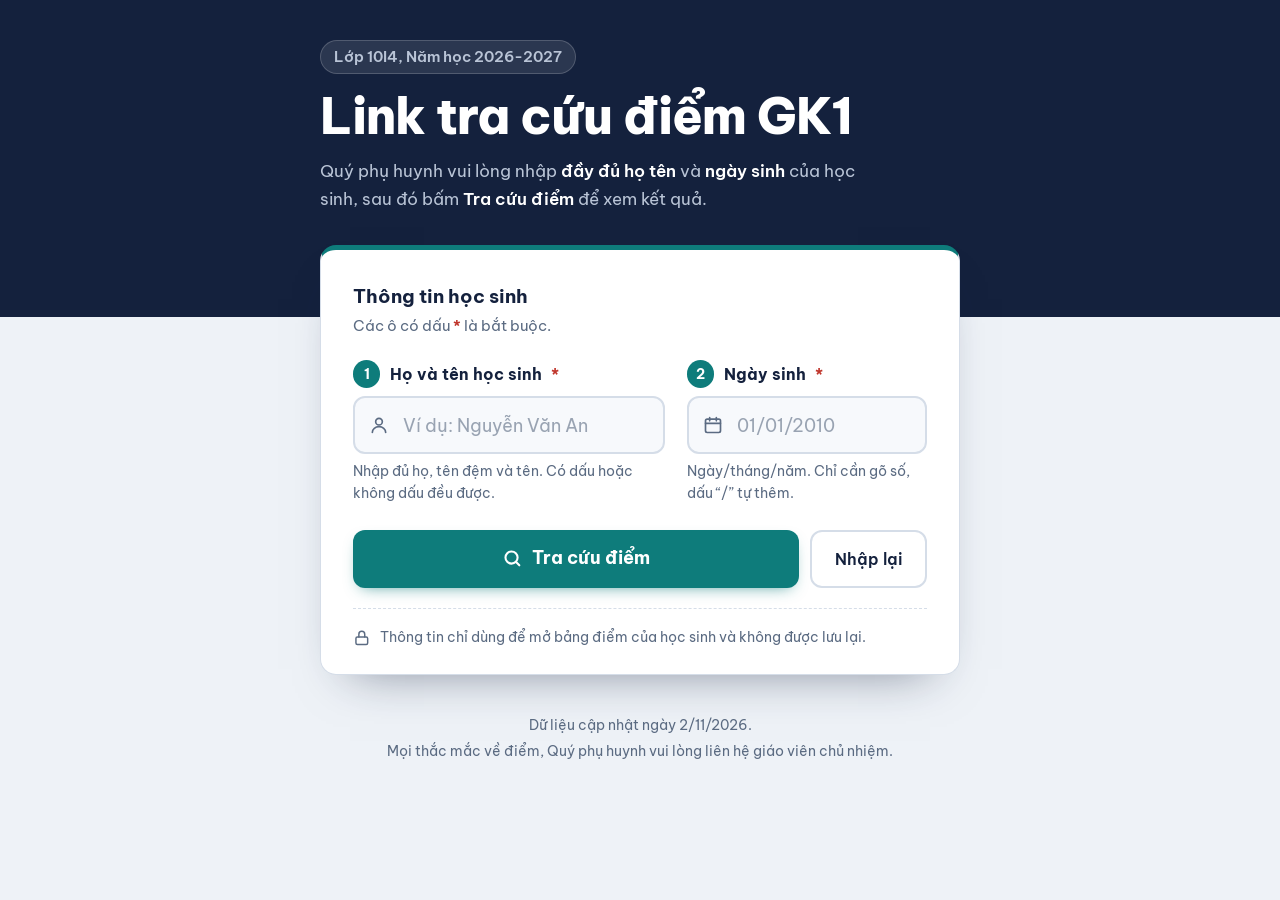
<file: index.html>
<!doctype html>
<html lang="vi">
<head>
  <meta charset="utf-8">
  <meta name="viewport" content="width=device-width, initial-scale=1, viewport-fit=cover">
  <title>Link tra cứu điểm GK1</title>
  <meta name="description" content="Quý phụ huynh tra cứu điểm giữa học kỳ I của học sinh bằng họ tên và ngày sinh.">
  <meta name="robots" content="noindex, nofollow">
  <link rel="icon" href="data:image/svg+xml,<svg xmlns='http://www.w3.org/2000/svg' viewBox='0 0 100 100'><text y='.9em' font-size='90'>📘</text></svg>">
  <link rel="preconnect" href="https://fonts.googleapis.com">
  <link rel="preconnect" href="https://fonts.gstatic.com" crossorigin>
  <link href="https://fonts.googleapis.com/css2?family=Be+Vietnam+Pro:wght@400;500;600;700;800&display=swap" rel="stylesheet">
  <!-- Toàn bộ giao diện nằm ngay trong file này, không phụ thuộc styles.css hay Tailwind -->
  <style>
    :root {
      --paper: #eef2f7;
      --sheet: #ffffff;
      --ink: #14213d;
      --muted: #5b6b82;
      --rule: #d5dde8;
      --field: #f7f9fc;
      --teal: #0e7c7b;
      --teal-dark: #0a5e5d;
      --red: #c0362c;
      --red-soft: #fbeceb;
      --amber: #b7790a;
      --amber-soft: #fdf6e3;
      --ok-soft: #e8f5ef;
      --band: #14213d;
      --band-ink: #ffffff;
      --band-muted: #b9c4d6;
      color-scheme: light;
    }
    @media (prefers-color-scheme: dark) {
      :root:not([data-theme="light"]) {
        --paper: #0f1726; --sheet: #172235; --ink: #e7edf6; --muted: #9aa9bf;
        --rule: #2d3d56; --field: #1c2a40; --teal: #3fb6b4; --teal-dark: #63cdcb;
        --red: #ff8a80; --red-soft: #3a1f22; --amber: #e0b04a; --amber-soft: #352d17; --ok-soft: #173329;
        --band: #0a111e; --band-ink: #e7edf6; --band-muted: #8d9bb2;
        color-scheme: dark;
      }
    }
    :root[data-theme="dark"] {
      --paper: #0f1726; --sheet: #172235; --ink: #e7edf6; --muted: #9aa9bf;
      --rule: #2d3d56; --field: #1c2a40; --teal: #3fb6b4; --teal-dark: #63cdcb;
      --red: #ff8a80; --red-soft: #3a1f22; --amber: #e0b04a; --amber-soft: #352d17; --ok-soft: #173329;
      --band: #0a111e; --band-ink: #e7edf6; --band-muted: #8d9bb2;
      color-scheme: dark;
    }

    *, *::before, *::after { box-sizing: border-box; }
    html { -webkit-text-size-adjust: 100%; }
    body {
      margin: 0; min-height: 100vh;
      font-family: "Be Vietnam Pro", system-ui, -apple-system, "Segoe UI", Roboto, Arial, sans-serif;
      background: var(--paper); color: var(--ink);
      font-feature-settings: "tnum" 1; line-height: 1.5;
      padding-bottom: env(safe-area-inset-bottom, 0px);
    }
    h1, h2, h3, p { margin: 0; }
    button, input { font: inherit; color: inherit; }
    :focus-visible { outline: 3px solid var(--teal); outline-offset: 2px; }

    /* ---------- Dải đầu trang ---------- */
    .band {
      background: var(--band); color: var(--band-ink);
      padding: calc(2.5rem + env(safe-area-inset-top, 0px)) 0 6.5rem;
    }
    .wrap { max-width: 44rem; margin: 0 auto; padding-left: 1.25rem; padding-right: 1.25rem; }
    .class-line {
      display: inline-block; font-weight: 600; font-size: .95rem;
      padding: .3rem .8rem; border-radius: 999px;
      background: rgba(255,255,255,.1); color: var(--band-muted);
      border: 1px solid rgba(255,255,255,.18);
    }
    .band h1 {
      margin-top: .9rem;
      font-size: clamp(2.1rem, 7vw, 3.1rem); font-weight: 800;
      line-height: 1.08; letter-spacing: -.02em;
    }
    .band .lead {
      margin-top: .9rem; max-width: 36rem;
      font-size: 1.075rem; line-height: 1.65; color: var(--band-muted);
    }
    .band .lead b { color: var(--band-ink); font-weight: 600; }

    /* ---------- Thẻ nhập thông tin ---------- */
    main.wrap { padding-bottom: 3rem; margin-top: -4.5rem; }
    .form-card {
      background: var(--sheet); border: 1px solid var(--rule);
      border-top: 5px solid var(--teal);
      border-radius: 16px; padding: 1.6rem 1.25rem 1.4rem;
      box-shadow: 0 24px 48px -30px rgba(20,33,61,.55);
    }
    .form-card h2 { font-size: 1.2rem; font-weight: 700; }
    .form-card .sub { margin-top: .25rem; color: var(--muted); font-size: .95rem; }

    .fields { display: grid; gap: 1.35rem; margin-top: 1.4rem; }
    .field label {
      display: flex; align-items: center; gap: .6rem;
      font-weight: 700; font-size: 1.02rem; margin-bottom: .55rem;
    }
    .step {
      flex: none; width: 1.7rem; height: 1.7rem; border-radius: 50%;
      display: inline-grid; place-items: center;
      background: var(--teal); color: #fff; font-size: .85rem; font-weight: 700;
    }
    .req { color: var(--red); font-weight: 700; }
    .input-wrap { position: relative; }
    .input-wrap svg {
      position: absolute; left: 1rem; top: 50%; transform: translateY(-50%);
      width: 1.25rem; height: 1.25rem; color: var(--muted); pointer-events: none;
    }
    .field input {
      width: 100%; height: 3.6rem; padding: 0 1rem 0 3rem;
      font-size: 1.15rem; font-weight: 500;
      background: var(--field); color: var(--ink);
      border: 2px solid var(--rule); border-radius: 12px;
      transition: border-color .15s, box-shadow .15s, background .15s;
    }
    .field input::placeholder { color: var(--muted); opacity: .6; font-weight: 400; }
    .field input:hover { border-color: color-mix(in srgb, var(--teal) 45%, var(--rule)); }
    .field input:focus {
      outline: none; border-color: var(--teal); background: var(--sheet);
      box-shadow: 0 0 0 4px color-mix(in srgb, var(--teal) 22%, transparent);
    }
    .field input:focus + svg, .input-wrap:focus-within svg { color: var(--teal); }
    .hint { margin-top: .45rem; font-size: .9rem; color: var(--muted); }
    .field.is-invalid input { border-color: var(--red); background: var(--red-soft); }
    .field.is-invalid .step { background: var(--red); }
    .field.is-invalid .hint { color: var(--red); }

    .actions { display: grid; gap: .7rem; margin-top: 1.6rem; }
    .btn {
      display: inline-flex; align-items: center; justify-content: center; gap: .6rem;
      height: 3.6rem; padding: 0 1.8rem; border-radius: 12px; border: 0; cursor: pointer;
      background: var(--teal); color: #fff; font-weight: 700; font-size: 1.12rem;
      box-shadow: 0 6px 16px -8px color-mix(in srgb, var(--teal) 80%, transparent);
      transition: background .15s, transform .05s;
    }
    .btn svg { width: 1.3rem; height: 1.3rem; }
    .btn:hover { background: var(--teal-dark); }
    .btn:active { transform: translateY(1px); }
    .btn:disabled { opacity: .65; cursor: progress; }
    .btn-secondary {
      display: inline-flex; align-items: center; justify-content: center; gap: .5rem;
      height: 3.6rem; padding: 0 1.4rem; border-radius: 12px; cursor: pointer;
      background: transparent; color: var(--ink); font-weight: 600; font-size: 1rem;
      border: 2px solid var(--rule);
    }
    .btn-secondary:hover { border-color: var(--muted); }

    .privacy {
      display: flex; gap: .6rem; align-items: flex-start;
      margin-top: 1.3rem; padding-top: 1.1rem; border-top: 1px dashed var(--rule);
      font-size: .9rem; color: var(--muted);
    }
    .privacy svg { flex: none; width: 1.1rem; height: 1.1rem; margin-top: .15rem; }

    @media (min-width: 640px) {
      .wrap { padding-left: 2rem; padding-right: 2rem; }
      .form-card { padding: 2rem 2rem 1.6rem; }
      .fields { grid-template-columns: 1fr 15rem; }
      .actions { grid-template-columns: 1fr auto; }
    }

    /* ---------- Thông báo ---------- */
    #result { margin-top: 2rem; scroll-margin-top: 1rem; }
    .msg { border-radius: 12px; padding: 1rem 1.15rem; border-left: 5px solid; color: var(--ink); }
    .msg-error { background: var(--red-soft); border-color: var(--red); }
    .msg-warn { background: var(--amber-soft); border-color: var(--amber); }
    .msg-ok { background: var(--ok-soft); border-color: var(--teal); }

    /* ---------- Phiếu báo điểm (do app.js tạo) ---------- */
    .report {
      position: relative; --margin: 1.5rem;
      background:
        linear-gradient(to right, transparent var(--margin), color-mix(in srgb, var(--red) 60%, transparent) var(--margin), color-mix(in srgb, var(--red) 60%, transparent) calc(var(--margin) + 1.5px), transparent calc(var(--margin) + 1.5px)),
        var(--sheet);
      border: 1px solid var(--rule); border-radius: 4px 16px 16px 4px;
      padding: 1.5rem 1.1rem 1.25rem 2.4rem;
      box-shadow: 0 1px 0 var(--rule), 0 18px 40px -28px rgba(20,33,61,.45);
    }
    .report-head { display: flex; justify-content: space-between; align-items: flex-start; gap: 1rem; padding-bottom: 1.1rem; border-bottom: 2px solid var(--ink); }
    .report-name { font-size: clamp(1.6rem, 4.5vw, 2.25rem); font-weight: 700; line-height: 1.15; letter-spacing: -.01em; margin: .15rem 0 .25rem; }
    .report-foot { margin-top: 1.25rem; font-size: .875rem; color: var(--muted); }
    .subject { display: grid; grid-template-columns: 1fr; gap: .35rem; padding: .9rem 0; border-bottom: 1px solid var(--rule); }
    .subject-name { font-weight: 700; font-size: 1.125rem; }
    .subject-headrow { display: none; }
    .note {
      grid-column: 1 / -1; font-size: .95rem; line-height: 1.55;
      background: color-mix(in srgb, var(--teal) 8%, transparent);
      border-radius: 8px; padding: .55rem .8rem; margin-top: .25rem;
    }
    .chip {
      display: inline-block; min-width: 2.2rem; text-align: center;
      padding: .12rem .5rem; border-radius: 6px; font-weight: 600;
      background: color-mix(in srgb, var(--ink) 7%, transparent);
    }
    .subject-mid .chip { font-size: 1.25rem; padding: .2rem .6rem; background: transparent; border: 1.5px solid var(--rule); }
    .chip-low { color: var(--red); background: var(--red-soft) !important; }
    .btn-ghost {
      white-space: nowrap; cursor: pointer;
      background: transparent; color: var(--teal); border: 1.5px solid var(--teal);
      padding: .5rem 1rem; border-radius: 9px; font-weight: 600;
    }
    .btn-ghost:hover { background: color-mix(in srgb, var(--teal) 10%, transparent); }
    @media (min-width: 640px) {
      .report { padding: 1.75rem 1.5rem 1.5rem 3.1rem; --margin: 2.1rem; }
      .subject { grid-template-columns: 9.5rem 1fr 6.5rem; align-items: start; column-gap: 1.25rem; }
      .subject-headrow { display: grid; color: var(--muted); font-size: .85rem; padding: .6rem 0; }
      .subject-mid { text-align: right; }
      .note { grid-column: 2 / -1; }
    }

    /* Các lớp tiện ích mà app.js dùng khi vẽ kết quả */
    .flex { display: flex; } .flex-wrap { flex-wrap: wrap; } .items-baseline { align-items: baseline; }
    .inline-block { display: inline-block; }
    .gap-1 { gap: .25rem; } .gap-x-2 { column-gap: .5rem; } .gap-y-1 { row-gap: .25rem; }
    .py-0\.5 { padding-top: .125rem; padding-bottom: .125rem; }
    .mt-1 { margin-top: .25rem; } .mr-2 { margin-right: .5rem; }
    .min-w-\[7\.5rem\] { min-width: 7.5rem; }
    .text-sm { font-size: .875rem; } .text-right { text-align: right; }
    .font-semibold { font-weight: 600; }
    .text-muted { color: var(--muted); } .text-ink { color: var(--ink); }
    .text-ink\/80 { color: color-mix(in srgb, var(--ink) 80%, transparent); }
    @media (min-width: 640px) { .sm\:hidden { display: none; } }

    /* ---------- Chân trang ---------- */
    .site-foot { margin-top: 2.5rem; font-size: .9rem; color: var(--muted); text-align: center; }
    .site-foot p + p { margin-top: .25rem; }

    @media print {
      body { background: #fff; color: #000; }
      .band, .form-card, .site-foot, .no-print { display: none !important; }
      main.wrap { margin-top: 0; padding: 0; max-width: none; }
      .report { box-shadow: none; border-color: #999; }
    }
    @media (prefers-reduced-motion: reduce) { * { scroll-behavior: auto !important; transition: none !important; } }
  </style>
</head>
<body data-page="lookup">

  <header class="band">
    <div class="wrap">
      <p id="class-line" class="class-line">Kết quả học tập Giữa học kỳ I</p>
      <h1>Link tra cứu điểm GK1</h1>
      <p class="lead">
        Quý phụ huynh vui lòng nhập <b>đầy đủ họ tên</b> và <b>ngày sinh</b> của học sinh,
        sau đó bấm <b>Tra cứu điểm</b> để xem kết quả.
      </p>
    </div>
  </header>

  <main class="wrap">
    <form id="lookup-form" class="form-card" novalidate>
      <h2>Thông tin học sinh</h2>
      <p class="sub">Các ô có dấu <span class="req">*</span> là bắt buộc.</p>

      <div class="fields">
        <div class="field">
          <label for="name"><span class="step" aria-hidden="true">1</span>Họ và tên học sinh <span class="req" aria-hidden="true">*</span></label>
          <div class="input-wrap">
            <input id="name" name="name" type="text" autocomplete="off" spellcheck="false"
                   placeholder="Ví dụ: Nguyễn Văn An" required aria-describedby="name-hint">
            <svg viewBox="0 0 24 24" fill="none" stroke="currentColor" stroke-width="2" stroke-linecap="round" stroke-linejoin="round" aria-hidden="true"><circle cx="12" cy="8" r="4"/><path d="M4 21c0-4 3.6-7 8-7s8 3 8 7"/></svg>
          </div>
          <p id="name-hint" class="hint">Nhập đủ họ, tên đệm và tên. Có dấu hoặc không dấu đều được.</p>
        </div>

        <div class="field">
          <label for="dob"><span class="step" aria-hidden="true">2</span>Ngày sinh <span class="req" aria-hidden="true">*</span></label>
          <div class="input-wrap">
            <input id="dob" name="dob" type="text" inputmode="numeric" autocomplete="off"
                   placeholder="01/01/2010" maxlength="10" required aria-describedby="dob-hint">
            <svg viewBox="0 0 24 24" fill="none" stroke="currentColor" stroke-width="2" stroke-linecap="round" stroke-linejoin="round" aria-hidden="true"><rect x="3" y="5" width="18" height="16" rx="2"/><path d="M3 10h18M8 3v4M16 3v4"/></svg>
          </div>
          <p id="dob-hint" class="hint">Ngày/tháng/năm. Chỉ cần gõ số, dấu “/” tự thêm.</p>
        </div>
      </div>

      <div class="actions">
        <button id="btn-search" type="submit" class="btn">
          <svg viewBox="0 0 24 24" fill="none" stroke="currentColor" stroke-width="2.4" stroke-linecap="round" stroke-linejoin="round" aria-hidden="true"><circle cx="11" cy="11" r="7"/><path d="m20 20-3.5-3.5"/></svg>
          <span class="btn-label">Tra cứu điểm</span>
        </button>
        <button id="btn-reset" type="button" class="btn-secondary">Nhập lại</button>
      </div>

      <p class="privacy">
        <svg viewBox="0 0 24 24" fill="none" stroke="currentColor" stroke-width="2" stroke-linecap="round" stroke-linejoin="round" aria-hidden="true"><rect x="4" y="11" width="16" height="10" rx="2"/><path d="M8 11V7a4 4 0 0 1 8 0v4"/></svg>
        <span>Thông tin chỉ dùng để mở bảng điểm của học sinh và không được lưu lại.</span>
      </p>
    </form>

    <div id="result" aria-live="polite"></div>

    <footer class="site-foot">
      <p id="updated-line"></p>
      <p>Mọi thắc mắc về điểm, Quý phụ huynh vui lòng liên hệ giáo viên chủ nhiệm.</p>
    </footer>
  </main>

  <script src="app.js"></script>
</body>
</html>
</file>
